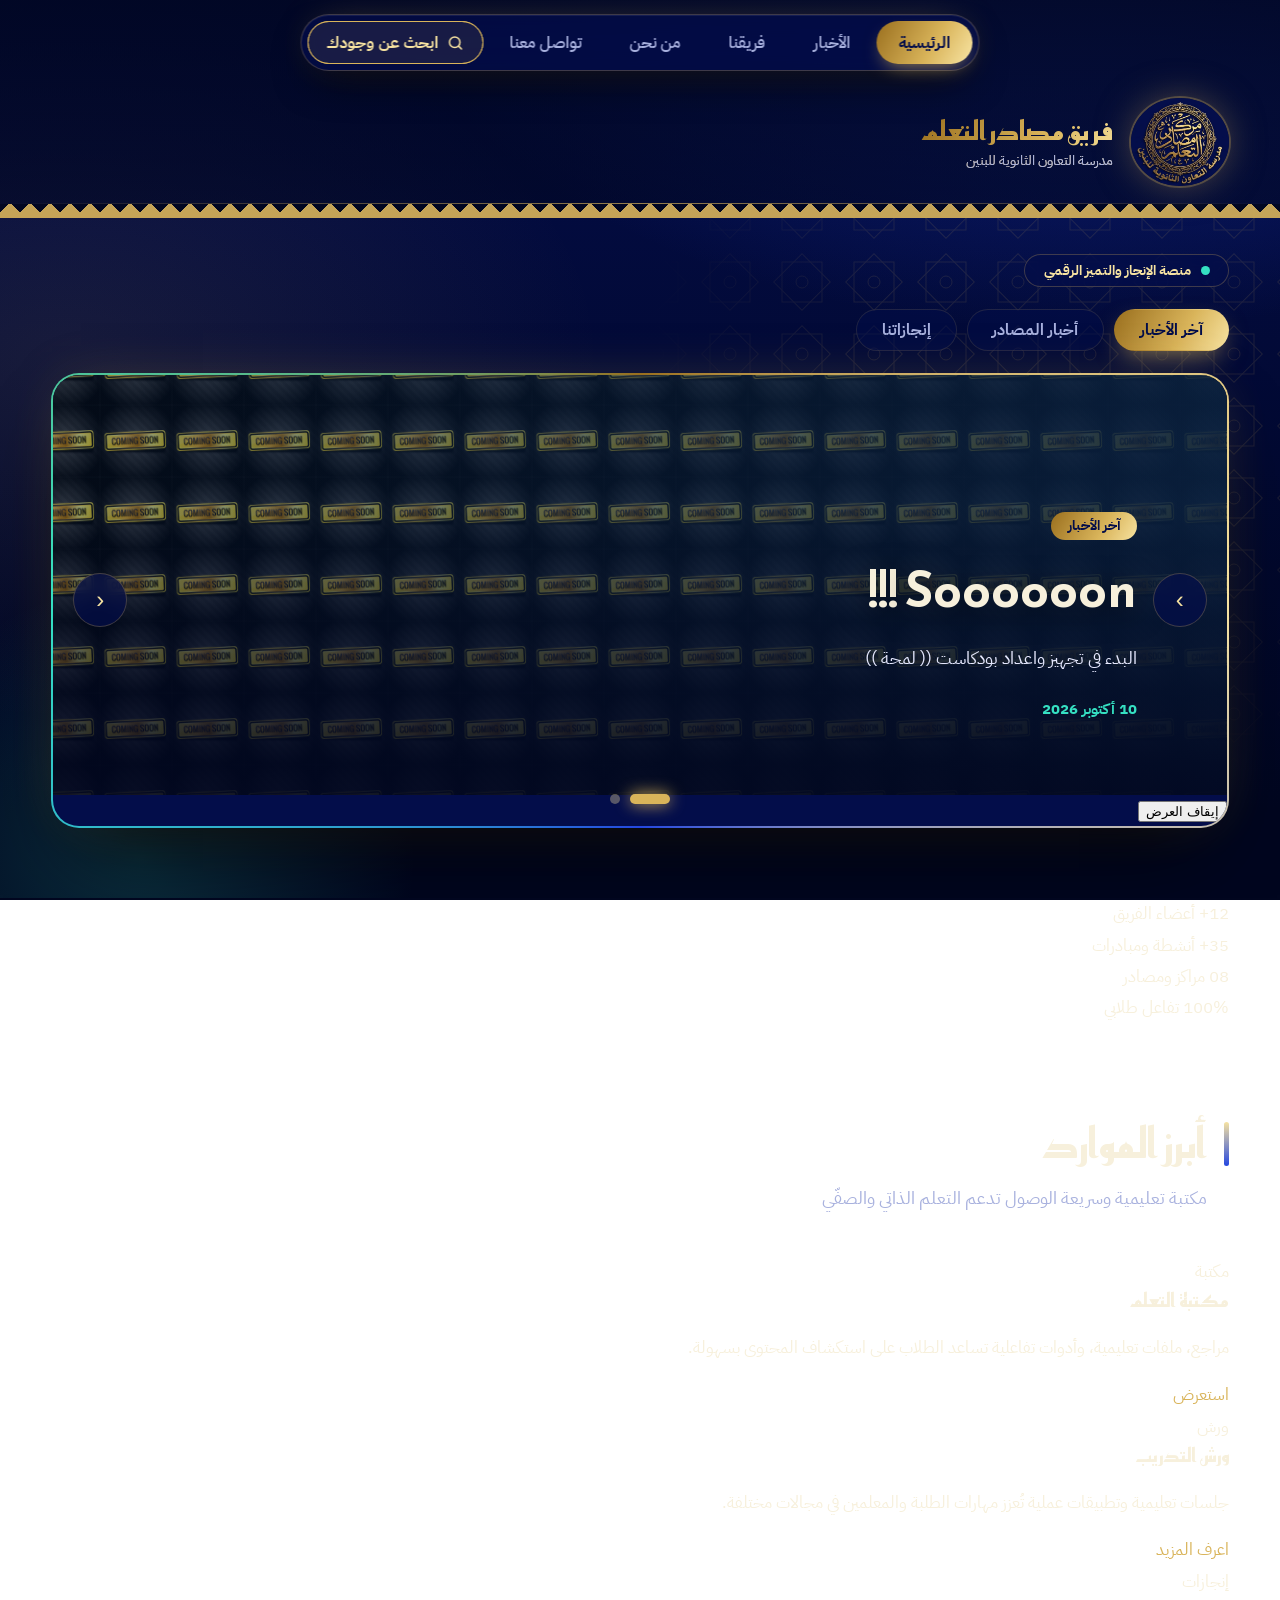
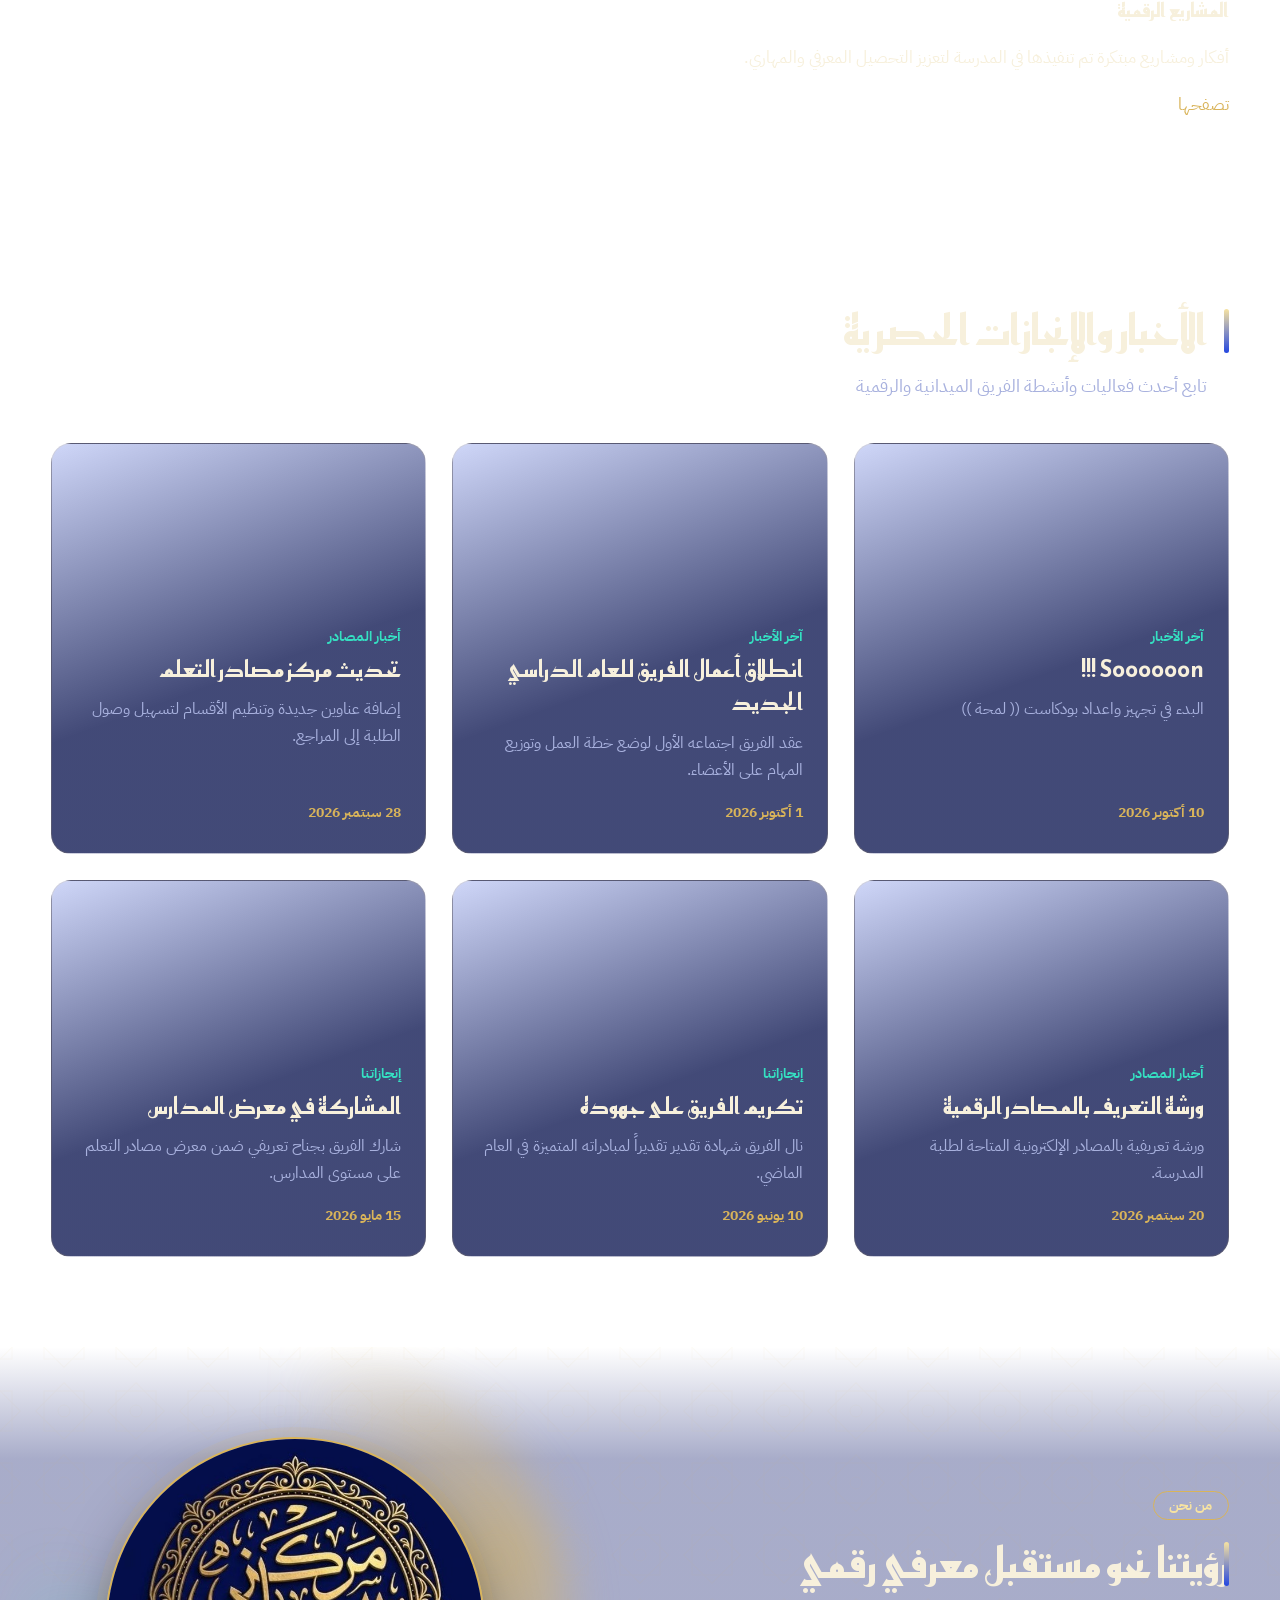
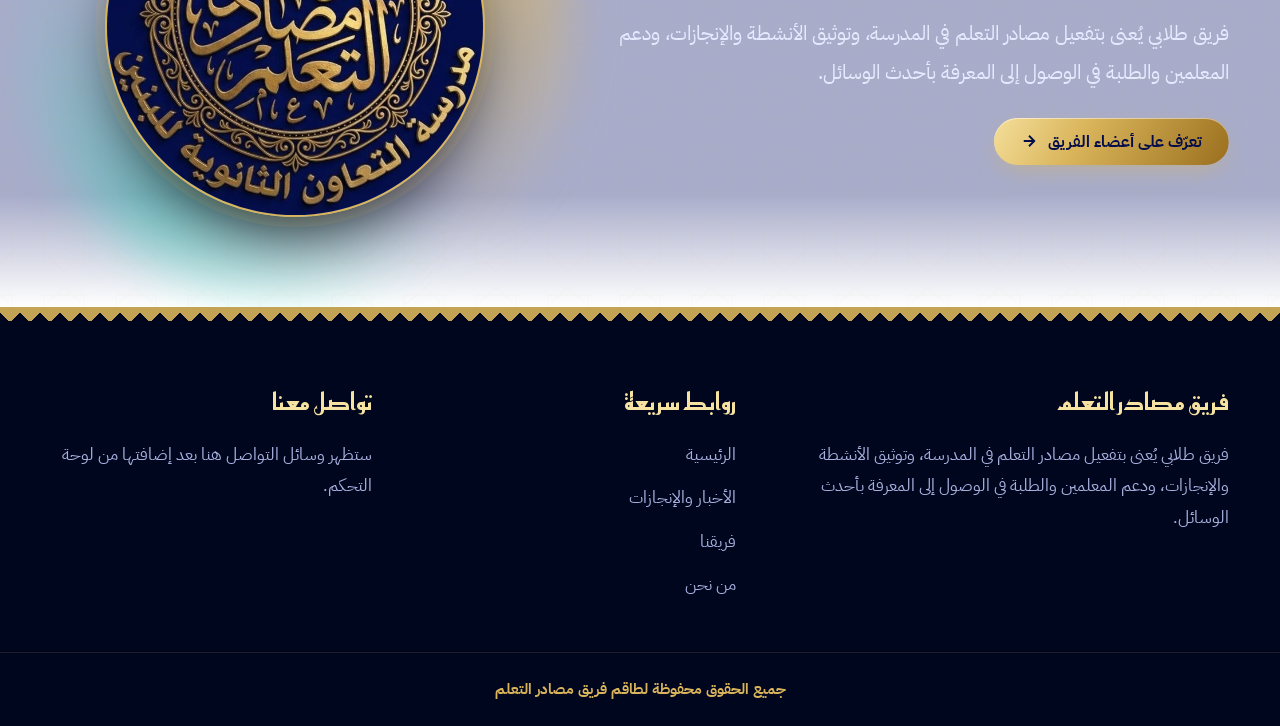
<file: index.html>
<!DOCTYPE html>
<html lang="ar" dir="rtl">
<head>
<meta charset="utf-8">
<meta name="viewport" content="width=device-width, initial-scale=1">
<meta name="description" content="الموقع الرسمي  - تصميم استثنائي وعصري">
<title>الرئيسية | فريق  </title>
<link rel="stylesheet" href="css/style.css">
</head>
<body>

<div id="site-header"></div>

<main>
  <!-- قسم الهيرو والسلايدر المتطور -->
  <section class="hero" aria-label="أبرز المستجدات">
    <div class="zig"></div>
    <div class="wrap">
      <div class="hero-top-badge">
        <span class="pulse-dot"></span> منصة الإنجاز والتميز الرقمي
      </div>
      <div class="tabs" id="tabs" role="tablist"></div>
      <div class="slider" id="slider" aria-roledescription="شرائح متحركة"></div>
    </div>
  </section>

  <section class="wrap stats-strip" aria-label="إحصاءات الفريق">
    <div class="stats-grid">
      <div class="stat-box">
        <span>12+</span>
        <label>أعضاء الفريق</label>
      </div>
      <div class="stat-box">
        <span>35+</span>
        <label>أنشطة ومبادرات</label>
      </div>
      <div class="stat-box">
        <span>08</span>
        <label>مراكز ومصادر</label>
      </div>
      <div class="stat-box">
        <span>100%</span>
        <label>تفاعل طلابي</label>
      </div>
    </div>
  </section>

  <section class="sec wrap" id="resources">
    <div class="section-header-flex">
      <h2 class="sec-title">أبرز الموارد</h2>
      <p class="sec-subtitle">مكتبة تعليمية وسريعة الوصول تدعم التعلم الذاتي والصفّي</p>
    </div>
    <div class="resource-grid">
      <article class="resource-card">
        <span class="resource-tag">مكتبة</span>
        <h3>مكتبة التعلم</h3>
        <p>مراجع، ملفات تعليمية، وأدوات تفاعلية تساعد الطلاب على استكشاف المحتوى بسهولة.</p>
        <a href="#about">استعرض</a>
      </article>
      <article class="resource-card">
        <span class="resource-tag">ورش</span>
        <h3>ورش التدريب</h3>
        <p>جلسات تعليمية وتطبيقات عملية تُعزز مهارات الطلبة والمعلمين في مجالات مختلفة.</p>
        <a href="#news">اعرف المزيد</a>
      </article>
      <article class="resource-card">
        <span class="resource-tag">إنجازات</span>
        <h3>المشاريع الرقمية</h3>
        <p>أفكار ومشاريع مبتكرة تم تنفيذها في المدرسة لتعزيز التحصيل المعرفي والمهاري.</p>
        <a href="#about">تصفحها</a>
      </article>
    </div>
  </section>

  <!-- قسم الأخبار والإنجازات -->
  <section class="sec wrap" id="news">
    <div class="section-header-flex">
      <h2 class="sec-title">الأخبار والإنجازات الحصرية</h2>
      <p class="sec-subtitle">تابع أحدث فعاليات وأنشطة الفريق الميدانية والرقمية</p>
    </div>
    <div class="grid" id="newsGrid"></div>
  </section>

  <!-- قسم من نحن بتصميم زجاجي فخم -->
  <section class="sec alt" id="about">
    <div class="wrap about">
      <div class="about-content">
        <span class="mini-badge">من نحن</span>
        <h2 class="sec-title" style="border:none; padding:0; margin-bottom:16px;">رؤيتنا نحو مستقبل معرفي رقمي</h2>
        <p id="aboutText"></p>
        <div class="about-actions">
          <a class="btn glow-btn" href="team.html">
            <span>تعرّف على أعضاء الفريق</span>
            <svg width="18" height="18" viewBox="0 0 24 24" fill="none" stroke="currentColor" stroke-width="2.5"><path d="M5 12h14M12 5l7 7-7 7"/></svg>
          </a>
        </div>
      </div>
      <div class="logo-box-glow">
        <div class="logo-box">
          <img src="assets/logo.jpg" alt="شعار مركز مصادر التعلم">
        </div>
      </div>
    </div>
  </section>
</main>

<div id="site-footer"></div>
<dialog id="dlg"></dialog>

<script src="data.js"></script>
<script src="js/common.js"></script>
<script src="js/index.js"></script>
</body>
</html>
</file>
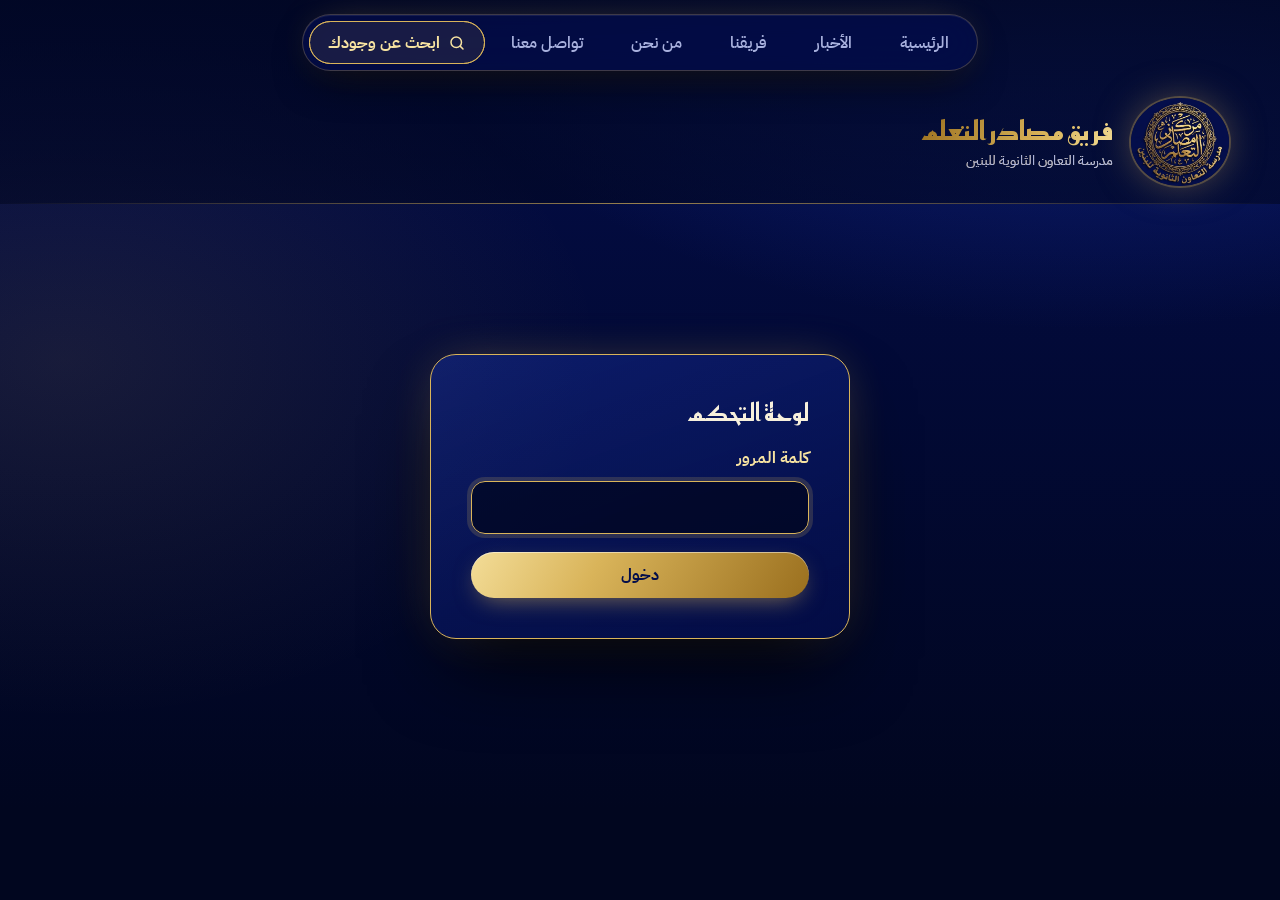
<file: admin.html>
<!DOCTYPE html>
<html lang="ar" dir="rtl">
<head>
<meta charset="utf-8">
<meta name="viewport" content="width=device-width, initial-scale=1">
<meta name="robots" content="noindex,nofollow">
<title>لوحة التحكم</title>
<link rel="stylesheet" href="css/style.css">
</head>
<body>
<div id="site-header"></div>
<main class="wrap adm" id="app"></main>
<dialog id="dlg"></dialog>
<script src="data.js"></script>
<script src="js/common.js"></script>
<script src="js/admin.js"></script>
</body>
</html>
</file>
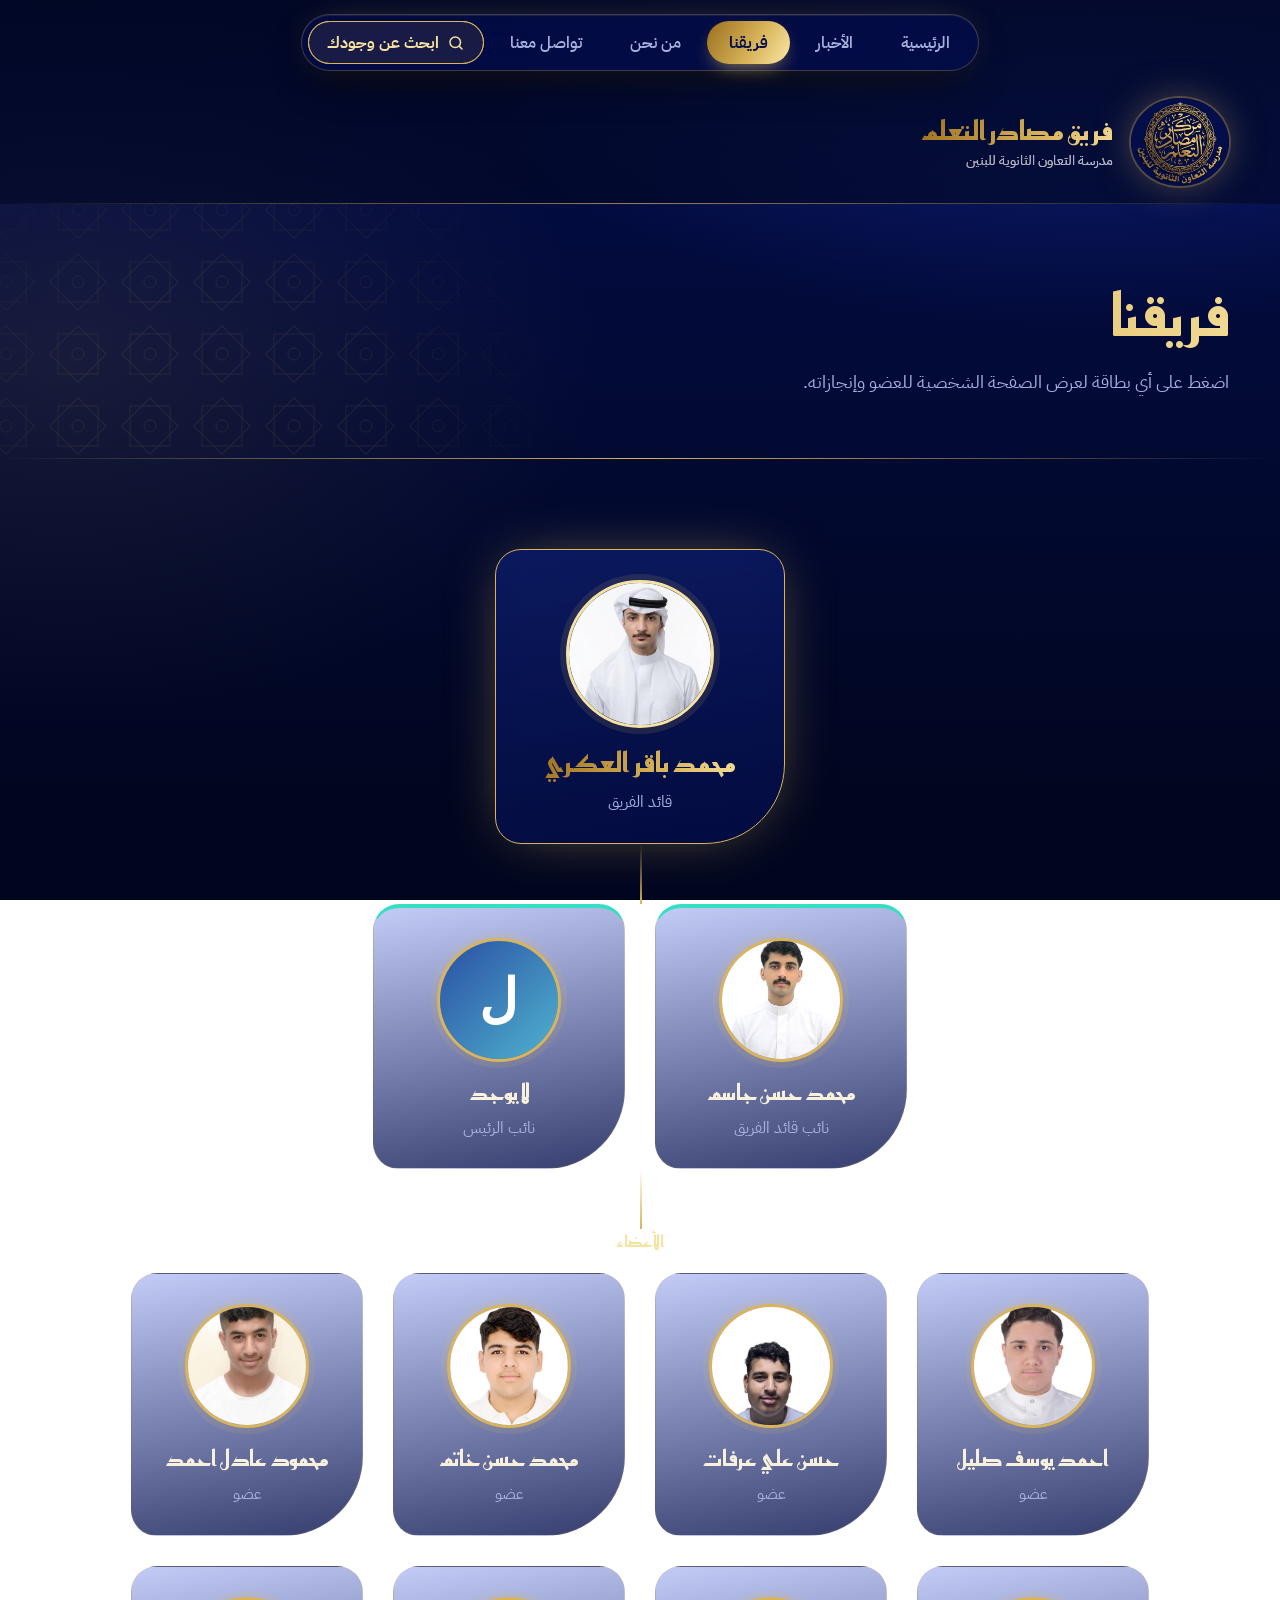
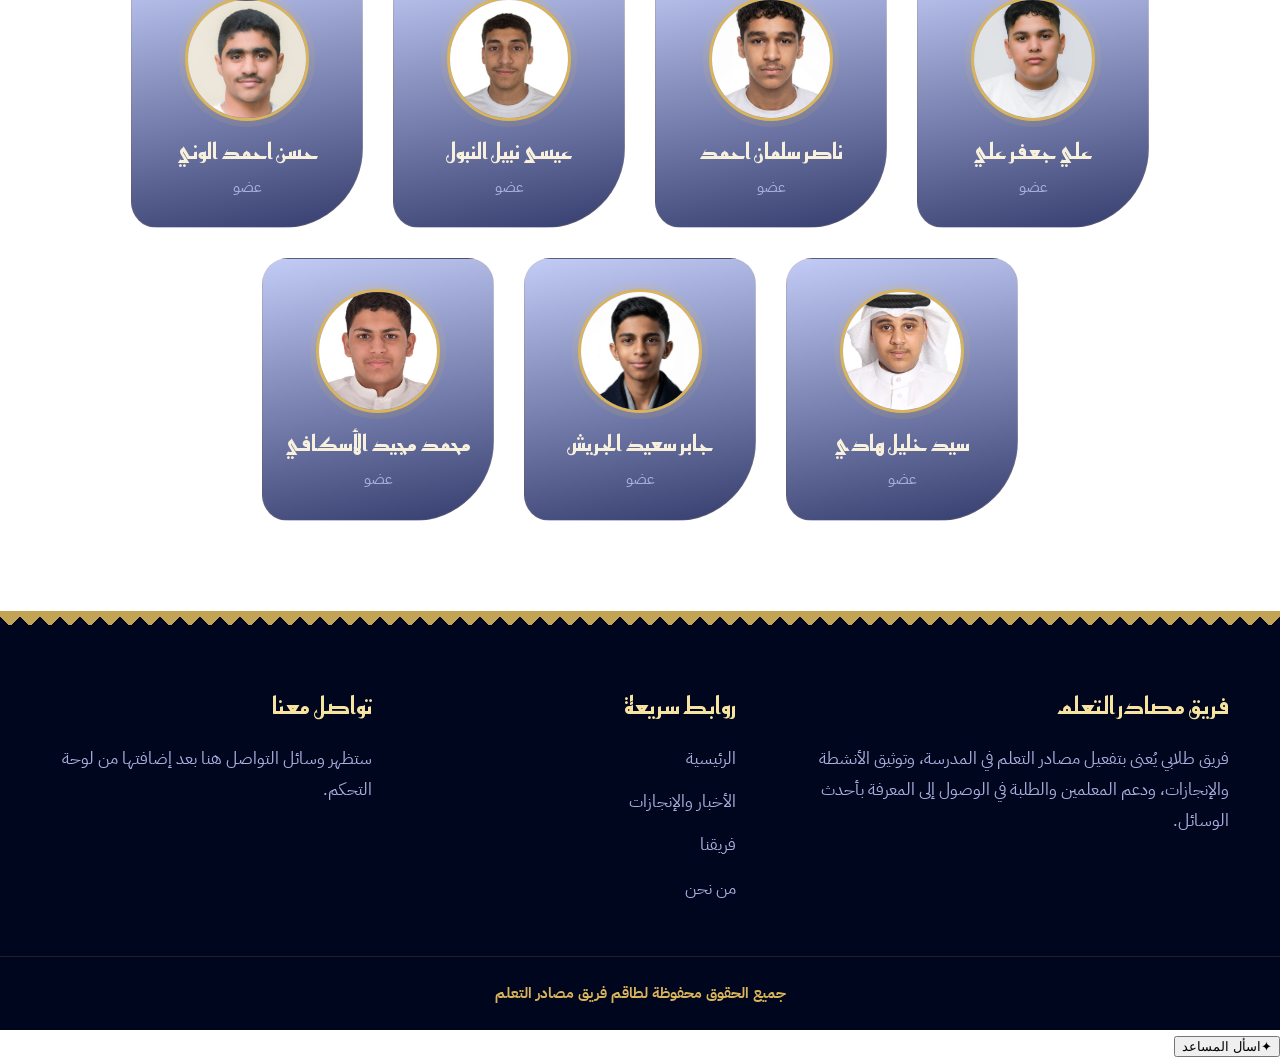
<file: team.html>
<!DOCTYPE html>
<html lang="ar" dir="rtl">
<head>
<meta charset="utf-8">
<meta name="viewport" content="width=device-width, initial-scale=1">
<title>فريقنا</title>
<link rel="stylesheet" href="css/style.css">
</head>
<body>
<div id="site-header"></div>
<main>
  <section class="page-title"><div class="wrap"><h1>فريقنا</h1><p>اضغط على أي بطاقة لعرض الصفحة الشخصية للعضو وإنجازاته.</p></div></section>
  <section class="sec wrap"><div class="tree" id="tree"></div></section>
</main>
<div id="site-footer"></div>
<script src="data.js"></script>
<script src="js/common.js"></script>
<script src="js/assistant.js"></script>
<script src="js/team.js"></script>
</body>
</html>
</file>
<file: css/style.css>
@import url('https://fonts.googleapis.com/css2?family=IBM+Plex+Sans+Arabic:wght@300;400;500;600;700&family=Reem+Kufi:wght@500;600;700&display=swap');

/* ============================================================
   الهوية: حبر ليلي أزرق + ذهب مطروق + لمسة فيروزية (قرميد إسلامي)
   ============================================================ */
@property --ang { syntax: '<angle>'; initial-value: 0deg; inherits: false; }

:root {
  --night: #030D4A;      /* لون خلفية الشعار نفسه */
  --abyss: #01061F;
  --deep: #061266;
  --lapis: #2447E0;
  --azure: #5B8CFF;
  --gold: #D9B45A;
  --gold-hi: #F7E3A1;
  --gold-lo: #9A6F1E;
  --turq: #35E0C2;
  --ivory: #F7F0DC;
  --muted: #A8B1DE;
  --line: rgba(217, 180, 90, .28);
  --line-soft: rgba(217, 180, 90, .14);
  --glass: rgba(6, 18, 102, .55);
  --r: 20px;
  --ease: cubic-bezier(.22, 1, .36, 1);
  --t: .5s var(--ease);
  --gold-grad: linear-gradient(120deg, var(--gold-lo), var(--gold) 30%, var(--gold-hi) 50%, var(--gold) 70%, var(--gold-lo));
  --star: url("data:image/svg+xml,%3Csvg xmlns='http://www.w3.org/2000/svg' width='72' height='72' viewBox='0 0 72 72' fill='none' stroke='%23D9B45A' stroke-width='1'%3E%3Crect x='16' y='16' width='40' height='40'/%3E%3Crect x='16' y='16' width='40' height='40' transform='rotate(45 36 36)'/%3E%3Ccircle cx='36' cy='36' r='6'/%3E%3C/svg%3E");
}

/* ============ انتقالات الصفحات (قوية) ============
   الصفحة القديمة تنكمش وتدور وتنطفئ، وتحتها خلفية ذهبية-زرقاء،
   والصفحة الجديدة تنفتح كدائرة تتسع من أسفل الشاشة */
@view-transition { navigation: auto; }

::view-transition { background: radial-gradient(circle at 50% 100%, var(--gold-hi), var(--gold) 25%, var(--lapis) 60%, var(--abyss)); }
::view-transition-group(root) { animation-duration: 1s; animation-timing-function: cubic-bezier(.76, 0, .24, 1); }
::view-transition-old(root) { animation: 1s cubic-bezier(.76, 0, .24, 1) both vtOut; mix-blend-mode: normal; }
::view-transition-new(root) { animation: 1s cubic-bezier(.76, 0, .24, 1) both vtIn; mix-blend-mode: normal; }

@keyframes vtOut {
  0%   { transform: none; filter: none; border-radius: 0; }
  100% { transform: scale(.72) translateY(-6%) rotate(-3deg); filter: blur(10px) brightness(.35) saturate(1.4); border-radius: 40px; }
}
@keyframes vtIn {
  0%   { clip-path: circle(0% at 50% 100%); transform: scale(1.12); filter: blur(12px) brightness(1.6); }
  60%  { filter: blur(0) brightness(1.15); }
  100% { clip-path: circle(150% at 50% 100%); transform: none; filter: none; }
}

/* القائمة تبقى ثابتة أثناء الانتقال */
.nav { view-transition-name: site-nav; }
::view-transition-group(site-nav) { animation-duration: .6s; }
::view-transition-old(site-nav), ::view-transition-new(site-nav) { animation-duration: .6s; }

*, *::before, *::after { box-sizing: border-box; }

html { scroll-behavior: smooth; scroll-padding-top: 90px; }

body {
  margin: 0;
  font-family: 'IBM Plex Sans Arabic', sans-serif;
  color: var(--ivory);
  background:
    radial-gradient(1200px 700px at 85% -10%, rgba(36, 71, 224, .45), transparent 60%),
    radial-gradient(900px 600px at 5% 40%, rgba(217, 180, 90, .10), transparent 60%),
    linear-gradient(180deg, var(--night), var(--abyss) 90%);
  background-attachment: fixed;
  line-height: 1.9;
  font-size: 16.5px;
  -webkit-font-smoothing: antialiased;
  min-height: 100vh;
  overflow-x: hidden;
}

/* شريط تقدّم التمرير الذهبي */
body::before {
  content: "";
  position: fixed; top: 0; inset-inline: 0; height: 3px;
  background: var(--gold-grad); background-size: 200% 100%;
  transform-origin: right; transform: scaleX(0);
  z-index: 300; pointer-events: none;
}
@supports (animation-timeline: scroll()) {
  body::before { animation: prog linear both, shimmer 4s linear infinite; animation-timeline: scroll(root), auto; }
}
@keyframes prog { to { transform: scaleX(1); } }
@keyframes shimmer { to { background-position: -200% 0; } }

h1, h2, h3, h4 {
  font-family: 'Reem Kufi', 'IBM Plex Sans Arabic', sans-serif;
  color: var(--ivory);
  line-height: 1.45;
  margin: 0 0 .5em;
  font-weight: 700;
}

a { color: var(--gold); text-decoration: none; transition: color .3s, transform .3s var(--ease); }
img { max-width: 100%; display: block; }

.wrap { width: min(1200px, 92%); margin-inline: auto; }

:focus-visible { outline: 3px solid var(--turq); outline-offset: 3px; border-radius: 6px; }

::selection { background: var(--gold); color: var(--night); }

/* ---------- الأزرار ---------- */
.btn {
  position: relative; overflow: hidden;
  display: inline-flex; align-items: center; justify-content: center; gap: 10px;
  border: 0; cursor: pointer;
  font: 700 15.5px 'IBM Plex Sans Arabic', sans-serif;
  padding: .75em 1.7em;
  border-radius: 999px;
  background: var(--gold-grad); background-size: 220% 100%; background-position: 100% 0;
  color: var(--night);
  box-shadow: 0 8px 24px -8px rgba(217, 180, 90, .6), inset 0 1px 0 rgba(255, 255, 255, .5);
  transition: background-position .8s var(--ease), transform .4s var(--ease), box-shadow .4s;
}
.btn::after {
  content: ""; position: absolute; inset: 0;
  background: linear-gradient(110deg, transparent 35%, rgba(255, 255, 255, .55) 50%, transparent 65%);
  transform: translateX(120%);
}
.btn:hover { background-position: 0 0; transform: translateY(-3px); box-shadow: 0 14px 30px -8px rgba(217, 180, 90, .8), inset 0 1px 0 rgba(255, 255, 255, .5); }
.btn:hover::after { transform: translateX(-120%); transition: transform .9s var(--ease); }
.btn:active { transform: translateY(0) scale(.97); }

.btn.ghost {
  background: rgba(3, 13, 74, .6); color: var(--gold-hi);
  border: 1.5px solid var(--line); box-shadow: none;
  backdrop-filter: blur(8px);
}
.btn.ghost:hover { border-color: var(--gold); background: rgba(217, 180, 90, .14); color: #fff; }

.btn.danger { background: linear-gradient(135deg, #D63A5A, #7C1230); color: #fff; box-shadow: 0 8px 22px -8px rgba(214, 58, 90, .6); }
.btn.sm { font-size: 13.5px; padding: .45em 1.15em; }

.glow-btn { animation: breathe 3.2s ease-in-out infinite; }
@keyframes breathe { 50% { box-shadow: 0 0 0 10px rgba(217, 180, 90, 0), 0 14px 34px -6px rgba(217, 180, 90, .85); } }

/* ---------- الترويسة ---------- */
header {
  background: linear-gradient(180deg, rgba(1, 6, 31, .85), rgba(1, 6, 31, .55));
  position: relative; z-index: 100;
  padding-top: 84px;               /* مساحة للقائمة العائمة */
}
header::after {
  content: ""; position: absolute; inset-inline: 0; bottom: 0; height: 1px;
  background: linear-gradient(90deg, transparent, var(--gold), transparent);
  opacity: .7;
}
.brandrow { display: flex; align-items: center; justify-content: space-between; gap: 16px; padding: 14px 0 18px; }

.brand-team { display: flex; align-items: center; gap: 18px; color: var(--ivory); }
.brand-team img {
  height: 88px; width: auto;
  border-radius: 50%;
  box-shadow: 0 0 0 2px var(--line), 0 0 40px -6px rgba(217, 180, 90, .5);
  transition: transform 1.2s var(--ease), box-shadow .6s;
  animation: logoIn 1.4s var(--ease) both;
}
.brand-team:hover img { transform: rotate(8deg) scale(1.06); box-shadow: 0 0 0 2px var(--gold), 0 0 50px -4px rgba(217, 180, 90, .8); }
@keyframes logoIn { from { opacity: 0; transform: scale(.6) rotate(-40deg); filter: blur(8px); } }

.brand-team span {
  font: 700 26px 'Reem Kufi', sans-serif; line-height: 1.35;
  background: var(--gold-grad); background-size: 220% 100%;
  -webkit-background-clip: text; background-clip: text; -webkit-text-fill-color: transparent;
  animation: shimmer 6s linear infinite;
}
.brand-team small { display: block; font: 400 14px 'IBM Plex Sans Arabic'; color: var(--muted); -webkit-text-fill-color: var(--muted); margin-top: 2px; }

/* ===== القائمة: كبسولة عائمة ثابتة أعلى الشاشة (كمبيوتر) ===== */
.nav {
  position: fixed; top: 14px; left: 50%; transform: translateX(-50%);
  z-index: 200;
  width: max-content; max-width: 96vw;
  background: rgba(3, 13, 74, .72);
  backdrop-filter: blur(22px) saturate(1.4);
  -webkit-backdrop-filter: blur(22px) saturate(1.4);
  border: 1px solid var(--line);
  border-radius: 999px;
  box-shadow: 0 18px 40px -14px rgba(0, 0, 0, .85), 0 0 40px -16px rgba(217, 180, 90, .45), inset 0 1px 0 rgba(255, 255, 255, .08);
}

.nav .wrap { width: auto; margin: 0; }
.navin { display: flex; align-items: center; justify-content: center; padding: 6px; }
.nav ul { list-style: none; display: flex; gap: 4px; margin: 0; padding: 0; }
.nav a {
  position: relative; display: flex; align-items: center; justify-content: center;
  color: var(--muted);
  font: 600 15.5px 'IBM Plex Sans Arabic';
  padding: 10px 22px; border-radius: 999px; white-space: nowrap;
  transition: color .35s, background .45s var(--ease), transform .45s var(--ease);
}
.nav a::before { content: none; }
.nav a:hover { color: var(--gold-hi); background: rgba(217, 180, 90, .13); transform: translateY(-1px); }
.nav a.on { color: var(--night); background: var(--gold-grad); background-size: 220% 100%; font-weight: 700; box-shadow: 0 8px 20px -8px rgba(217, 180, 90, .8); }

.burger { display: none; }

/* ---------- الحافة الزخرفية ---------- */
.zig {
  height: 14px;
  background-color: var(--gold);
  background-image: linear-gradient(135deg, var(--abyss) 25%, transparent 25%), linear-gradient(225deg, var(--abyss) 25%, transparent 25%);
  background-size: 20px 14px;
  opacity: .9;
}

/* ---------- الهيرو ---------- */
.hero { position: relative; overflow: hidden; padding-bottom: 70px; isolation: isolate; }

/* نجمة زخرفية دوّارة خلف المحتوى */
.hero::before {
  content: ""; position: absolute; z-index: -1;
  width: 900px; height: 900px; inset-block-start: -300px; inset-inline-start: -260px;
  background: var(--star) center / 72px;
  opacity: .12;
  -webkit-mask: radial-gradient(circle, #000 0 35%, transparent 70%);
          mask: radial-gradient(circle, #000 0 35%, transparent 70%);
  animation: spin 160s linear infinite;
}
.hero::after {
  content: ""; position: absolute; z-index: -1;
  width: 600px; height: 600px; inset-block-end: -260px; inset-inline-end: -160px; border-radius: 50%;
  background: radial-gradient(circle, rgba(53, 224, 194, .18), transparent 65%);
  animation: float 9s ease-in-out infinite;
}
@keyframes spin { to { transform: rotate(360deg); } }
@keyframes float { 50% { transform: translate(-30px, -40px) scale(1.12); } }

.hero-top-badge {
  display: inline-flex; align-items: center; gap: 10px;
  margin-top: 36px;
  padding: .35em 1.3em;
  border: 1px solid var(--line); border-radius: 999px;
  background: rgba(3, 13, 74, .6); backdrop-filter: blur(8px);
  color: var(--gold-hi); font: 700 14px 'IBM Plex Sans Arabic';
  animation: rise 1s var(--ease) both;
}
.pulse-dot { width: 9px; height: 9px; border-radius: 50%; background: var(--turq); box-shadow: 0 0 0 0 rgba(53, 224, 194, .7); animation: ping 2s infinite; }
@keyframes ping { 70% { box-shadow: 0 0 0 12px rgba(53, 224, 194, 0); } 100% { box-shadow: 0 0 0 0 rgba(53, 224, 194, 0); } }
@keyframes rise { from { opacity: 0; transform: translateY(26px); } }

.tabs { display: flex; gap: 10px; flex-wrap: wrap; padding: 22px 0 22px; animation: rise 1s .15s var(--ease) both; }
.tabs button {
  font: 700 15.5px 'IBM Plex Sans Arabic'; cursor: pointer;
  border: 1px solid var(--line-soft);
  background: rgba(3, 13, 74, .55); backdrop-filter: blur(8px);
  color: var(--muted);
  padding: .55em 1.6em; border-radius: 999px;
  transition: all .45s var(--ease);
}
.tabs button:hover { color: var(--gold-hi); border-color: var(--gold); transform: translateY(-2px); }
.tabs button[aria-selected=true] {
  background: var(--gold-grad); background-size: 220% 100%;
  color: var(--night); border-color: transparent;
  box-shadow: 0 10px 26px -8px rgba(217, 180, 90, .7);
}

/* إطار السلايدر بحدّ ذهبي يدور */
.slider {
  position: relative; border-radius: 28px; overflow: hidden;
  min-height: 420px;
  border: 2px solid transparent;
  background:
    linear-gradient(var(--night), var(--night)) padding-box,
    conic-gradient(from var(--ang), var(--gold-lo), var(--gold-hi), var(--lapis), var(--turq), var(--gold-lo)) border-box;
  box-shadow: 0 40px 80px -30px rgba(0, 0, 0, .9), 0 0 60px -20px rgba(217, 180, 90, .35);
  animation: spinBorder 8s linear infinite, rise 1.2s .3s var(--ease) both;
}
@keyframes spinBorder { to { --ang: 360deg; } }

.slide {
  position: absolute; inset: 0;
  display: flex; align-items: flex-end;
  padding: 56px 90px 70px;
  background-color: var(--night);
  background-image: radial-gradient(700px 400px at 20% 20%, rgba(36, 71, 224, .55), transparent 70%), var(--star);
  background-size: auto, 72px;
  background-position: center;
  opacity: 0; visibility: hidden;
  transition: opacity .8s var(--ease);
}
.slide::after {
  content: ""; position: absolute; inset: 0; z-index: 1;
  background: linear-gradient(0deg, rgba(1, 6, 31, .88), rgba(1, 6, 31, .15) 70%);
}
.slide.active { opacity: 1; visibility: visible; position: relative; min-height: 420px; }
.slide.active { animation: kenburns 14s ease-out both; }
@keyframes kenburns { from { background-size: auto, 90px; } to { background-size: auto, 72px; } }

.slide .txt { max-width: 720px; position: relative; z-index: 2; }
.slide .txt > * { animation: rise .9s var(--ease) both; }
.slide .txt > :nth-child(2) { animation-delay: .12s; }
.slide .txt > :nth-child(3) { animation-delay: .24s; }
.slide .txt > :nth-child(4) { animation-delay: .36s; }

.slide .tag {
  display: inline-block; margin-bottom: 14px;
  background: var(--gold-grad); background-size: 220% 100%; animation: rise .9s var(--ease) both, shimmer 5s linear infinite;
  color: var(--night); font: 800 13.5px 'IBM Plex Sans Arabic';
  padding: .25em 1.2em; border-radius: 999px;
}
.slide h2 { font-size: clamp(30px, 4.4vw, 50px); margin-bottom: .3em; text-shadow: 0 4px 30px rgba(0, 0, 0, .6); }
.slide p { margin: 0 0 1em; color: #E6E9FF; font-size: 18px; }
.slide time { font-size: 14.5px; color: var(--turq); font-weight: 700; }

.arrow {
  position: absolute; top: 50%; transform: translateY(-50%);
  width: 54px; height: 54px; border-radius: 50%;
  border: 1px solid var(--line); background: rgba(3, 13, 74, .7);
  color: var(--gold-hi); font-size: 24px; cursor: pointer; z-index: 3;
  display: grid; place-items: center; backdrop-filter: blur(10px);
  transition: all .45s var(--ease);
}
.arrow:hover { background: var(--gold); color: var(--night); transform: translateY(-50%) scale(1.14); box-shadow: 0 0 30px rgba(217, 180, 90, .6); }
.arrow.prev { right: 20px; }
.arrow.next { left: 20px; }

.dots { position: absolute; bottom: 22px; inset-inline: 0; display: flex; gap: 10px; justify-content: center; z-index: 3; }
.dots button { width: 10px; height: 10px; border-radius: 99px; border: 0; background: rgba(247, 227, 161, .35); cursor: pointer; padding: 0; transition: all .6s var(--ease); }
.dots button:hover { background: var(--gold-hi); }
.dots button[aria-current=true] { background: var(--gold); width: 40px; box-shadow: 0 0 16px var(--gold); }

.empty { color: var(--muted); padding: 100px 30px; text-align: center; font-size: 18px; }

/* ---------- الأقسام ---------- */
.sec { padding: 90px 0; position: relative; }
.sec.alt {
  background:
    linear-gradient(180deg, transparent, rgba(6, 18, 102, .35) 20%, rgba(6, 18, 102, .35) 80%, transparent);
  overflow: hidden;
}
.sec.alt::before {
  content: ""; position: absolute; inset: 0; background: var(--star) center / 72px; opacity: .05; pointer-events: none;
}

.section-header-flex { margin-bottom: 40px; }
.sec-title {
  font-size: clamp(30px, 4vw, 42px); margin-bottom: 8px;
  padding-inline-start: 22px; position: relative;
}
.sec-title::before {
  content: ""; position: absolute; inset-inline-start: 0; top: 14%; bottom: 14%; width: 5px; border-radius: 9px;
  background: linear-gradient(180deg, var(--gold-hi), var(--lapis));
}
.sec-subtitle { color: var(--muted); margin: 0; padding-inline-start: 22px; font-size: 17.5px; }

.mini-badge {
  display: inline-block; margin-bottom: 14px; padding: .2em 1.1em;
  border: 1px solid var(--gold); border-radius: 999px;
  color: var(--gold-hi); font: 700 14px 'IBM Plex Sans Arabic';
}

/* ---------- شبكة الأخبار ---------- */
.grid { display: grid; grid-template-columns: repeat(auto-fill, minmax(300px, 1fr)); gap: 26px; }

.ncard {
  position: relative; text-align: start; padding: 0; font: inherit; color: inherit; cursor: pointer;
  display: flex; flex-direction: column; overflow: hidden;
  border: 1px solid var(--line-soft); border-radius: var(--r);
  background: linear-gradient(160deg, rgba(36, 71, 224, .22), rgba(3, 13, 74, .75) 55%);
  backdrop-filter: blur(10px);
  transition: transform .6s var(--ease), border-color .4s, box-shadow .6s var(--ease);
}
.ncard::before {
  content: ""; position: absolute; inset-inline: 0; top: 0; height: 3px;
  background: var(--gold-grad); transform: scaleX(0); transform-origin: right;
  transition: transform .7s var(--ease);
}
.ncard:hover { transform: translateY(-10px) rotate(-.4deg); border-color: var(--gold); box-shadow: 0 30px 50px -22px rgba(0, 0, 0, .9), 0 0 40px -14px rgba(217, 180, 90, .5); }
.ncard:hover::before { transform: scaleX(1); }

.ncard .pic { height: 160px; background-color: var(--deep); background-image: var(--star), linear-gradient(135deg, var(--lapis), var(--night)); background-size: 72px, cover; background-position: center; transition: transform 1.2s var(--ease); }
.ncard:hover .pic { background-size: 90px, cover; }
.ncard .body { padding: 22px 24px 26px; display: flex; flex-direction: column; flex: 1; }
.ncard .cat { font: 700 13.5px 'IBM Plex Sans Arabic'; color: var(--turq); margin-bottom: 6px; }
.ncard h3 { font-size: 23px; margin: 0 0 10px; }
.ncard p { margin: 0 0 16px; color: var(--muted); font-size: 16px; display: -webkit-box; -webkit-line-clamp: 2; -webkit-box-orient: vertical; overflow: hidden; line-height: 1.7; }
.ncard time { font-size: 14px; color: var(--gold); margin-top: auto; font-weight: 700; }

/* ظهور البطاقات عند وصولها للشاشة */
@supports (animation-timeline: view()) {
  .ncard, .mcard, .about-content, .logo-box-glow, .sec-title, .gallery button, .chips span {
    animation: reveal linear both; animation-timeline: view(); animation-range: entry 0% entry 55%;
  }
}
@keyframes reveal { from { opacity: 0; transform: translateY(60px) scale(.94); filter: blur(6px); } }

/* ---------- من نحن ---------- */
.about { display: grid; grid-template-columns: 1.3fr 1fr; gap: 56px; align-items: center; }
.about p { font-size: 19.5px; color: #E6E9FF; line-height: 2; margin-bottom: 26px; }
.about-actions { display: flex; gap: 14px; flex-wrap: wrap; }

.logo-box-glow { position: relative; display: grid; place-items: center; }
.logo-box-glow::before {
  content: ""; position: absolute; width: 112%; aspect-ratio: 1; border-radius: 50%;
  background: conic-gradient(from var(--ang), transparent, rgba(217, 180, 90, .55), transparent 40%, rgba(53, 224, 194, .4), transparent 80%);
  filter: blur(24px); animation: spinBorder 9s linear infinite;
}
.logo-box { position: relative; width: min(100%, 380px); }
.logo-box img {
  width: 100%; aspect-ratio: 1; object-fit: cover; border-radius: 50%;
  border: 2px solid var(--gold);
  box-shadow: 0 0 0 10px rgba(217, 180, 90, .1), 0 30px 70px -20px rgba(0, 0, 0, .9);
  transition: transform 1.4s var(--ease);
}
.logo-box:hover img { transform: rotate(6deg) scale(1.04); }

/* ---------- النوافذ المنبثقة ---------- */
dialog {
  border: 1px solid var(--gold); border-radius: 26px; padding: 0;
  max-width: min(740px, 94vw); width: 100%;
  background: linear-gradient(160deg, #0A1A8A, var(--night) 60%);
  color: var(--ivory);
  box-shadow: 0 40px 90px rgba(0, 0, 0, .85), 0 0 50px -10px rgba(217, 180, 90, .4);
}
dialog[open] { animation: modalPop .6s var(--ease); }
dialog[open]::backdrop { animation: fade .5s ease; }
@keyframes modalPop { from { opacity: 0; transform: translateY(40px) scale(.9) rotateX(12deg); } }
@keyframes fade { from { opacity: 0; } }
dialog::backdrop { background: rgba(1, 6, 31, .82); backdrop-filter: blur(10px); }
.dlg-in { padding: 36px; }
.dlg-in .pic { height: 250px; border-radius: 16px; background: linear-gradient(135deg, var(--lapis), var(--night)); background-size: cover; background-position: center; margin-bottom: 24px; border: 1px solid var(--line); }

/* ---------- فريقنا ---------- */
.page-title { position: relative; overflow: hidden; padding: 70px 0 60px; isolation: isolate; }
.page-title::before {
  content: ""; position: absolute; z-index: -1; inset: -50% auto auto -10%; width: 700px; height: 700px;
  background: var(--star) center / 72px; opacity: .1;
  -webkit-mask: radial-gradient(circle, #000 0 30%, transparent 70%); mask: radial-gradient(circle, #000 0 30%, transparent 70%);
  animation: spin 140s linear infinite;
}
.page-title::after { content: ""; position: absolute; inset-inline: 0; bottom: 0; height: 1px; background: linear-gradient(90deg, transparent, var(--gold), transparent); }
.page-title h1 {
  font-size: clamp(38px, 5vw, 58px); margin: 0;
  background: var(--gold-grad); background-size: 220% 100%;
  -webkit-background-clip: text; background-clip: text; -webkit-text-fill-color: transparent;
  animation: shimmer 6s linear infinite, rise 1s var(--ease) both;
}
.page-title p { margin: .4em 0 0; color: var(--muted); font-size: 18px; animation: rise 1s .15s var(--ease) both; }

.tree { display: flex; flex-direction: column; }
.level { display: flex; justify-content: center; flex-wrap: wrap; gap: 30px; position: relative; padding-top: 60px; }
.level:first-child { padding-top: 0; }
.level:not(:first-child)::before {
  content: ""; position: absolute; top: 0; left: 50%; width: 2px; height: 60px;
  background: linear-gradient(180deg, transparent, var(--gold));
}
.level-label { width: 100%; text-align: center; font: 700 16px 'Reem Kufi'; color: var(--gold-hi); margin-bottom: -10px; }

.mcard {
  position: relative; display: flex; flex-direction: column; align-items: center; text-align: center;
  width: 232px; padding: 30px 18px 26px;
  background: linear-gradient(170deg, rgba(36, 71, 224, .28), rgba(3, 13, 74, .8));
  border: 1px solid var(--line-soft); border-radius: 26px 26px 80px 26px;
  color: var(--ivory); backdrop-filter: blur(10px);
  transition: transform .6s var(--ease), border-color .4s, box-shadow .6s var(--ease), border-radius .6s var(--ease);
}
.mcard:hover { border-color: var(--gold); transform: translateY(-12px); border-radius: 26px; box-shadow: 0 30px 50px -22px rgba(0, 0, 0, .9), 0 0 40px -12px rgba(217, 180, 90, .55); }
.mcard img {
  width: 124px; height: 124px; border-radius: 50%; object-fit: cover; margin-bottom: 14px;
  border: 3px solid var(--gold); outline: 6px solid rgba(217, 180, 90, .12);
  transition: transform .8s var(--ease), outline-width .5s var(--ease);
}
.mcard:hover img { transform: scale(1.08) rotate(-4deg); outline-width: 12px; }
.mcard b { font: 700 22px 'Reem Kufi'; margin-bottom: 4px; }
.mcard span { color: var(--muted); font-size: 15.5px; }

.mcard.leader { width: 290px; border: 1.5px solid var(--gold); box-shadow: 0 0 60px -18px rgba(217, 180, 90, .6); }
.mcard.leader img { width: 148px; height: 148px; border-color: var(--gold-hi); }
.mcard.leader b { font-size: 27px; background: var(--gold-grad); background-size: 220% 100%; -webkit-background-clip: text; background-clip: text; -webkit-text-fill-color: transparent; animation: shimmer 5s linear infinite; }
.mcard.head, .mcard.deputy { width: 252px; border-top: 4px solid var(--turq); }

/* ---------- صفحة العضو ---------- */
.profile { display: grid; grid-template-columns: 1fr 380px; gap: 46px; padding: 64px 0 90px; align-items: start; }
.p-head { display: flex; gap: 32px; align-items: center; margin-bottom: 36px; animation: rise 1s var(--ease) both; }
.p-head img { width: 176px; height: 176px; border-radius: 50%; object-fit: cover; border: 4px solid var(--gold); outline: 10px solid rgba(217, 180, 90, .12); box-shadow: 0 0 50px -8px rgba(217, 180, 90, .5); }
.p-head h1 { font-size: clamp(32px, 4vw, 44px); margin: 0 0 10px; }
.profile h2 { font-size: 28px; margin-top: 1.2em; }

.badge { display: inline-block; background: var(--gold-grad); background-size: 220% 100%; animation: shimmer 5s linear infinite; color: var(--night); font: 800 14.5px 'IBM Plex Sans Arabic'; padding: .25em 1.4em; border-radius: 999px; }

.chips { display: flex; flex-wrap: wrap; gap: 12px; margin-bottom: 36px; }
.chips span { background: rgba(3, 13, 74, .7); border: 1px solid var(--line); color: var(--gold-hi); font-weight: 700; padding: .4em 1.2em; border-radius: 999px; font-size: 15.5px; transition: all .4s var(--ease); }
.chips span:hover { background: var(--gold); color: var(--night); transform: translateY(-3px) rotate(-2deg); }

.gallery { display: grid; grid-template-columns: repeat(auto-fill, minmax(200px, 1fr)); gap: 18px; }
.gallery button { padding: 0; border: 1px solid var(--line-soft); background: rgba(3, 13, 74, .7); cursor: zoom-in; text-align: start; color: inherit; border-radius: 16px; overflow: hidden; transition: all .6s var(--ease); }
.gallery button:hover { transform: translateY(-8px) scale(1.02); border-color: var(--gold); box-shadow: 0 24px 40px -18px rgba(0, 0, 0, .9), 0 0 30px -10px rgba(217, 180, 90, .5); }
.gallery img { width: 100%; height: 170px; object-fit: cover; transition: transform 1s var(--ease); }
.gallery button:hover img { transform: scale(1.1); }
.gallery small { display: block; padding: 10px 10px; color: var(--muted); font-size: 14px; }

/* بطاقة العضوية */
.idcard {
  position: sticky; top: 100px; text-align: center; color: var(--ivory);
  border-radius: 28px; padding: 28px; overflow: hidden;
  background:
    var(--star) center / 60px,
    linear-gradient(155deg, #0B1FA6 0%, var(--night) 55%, #010828 100%);
  border: 1.5px solid var(--gold);
  box-shadow: 0 40px 70px -26px rgba(0, 0, 0, .95), 0 0 60px -16px rgba(217, 180, 90, .55);
  transition: transform .8s var(--ease);
  animation: rise 1.1s .2s var(--ease) both;
}
.idcard::before {
  content: ""; position: absolute; inset: 0; pointer-events: none;
  background: linear-gradient(115deg, transparent 35%, rgba(247, 227, 161, .22) 50%, transparent 65%);
  transform: translateX(120%); animation: sweep 5s 1.5s ease-in-out infinite;
}
@keyframes sweep { 50%, 100% { transform: translateX(-120%); } }
.idcard:hover { transform: rotate(-1.5deg) translateY(-4px); }
.idcard > * { position: relative; }
.idcard .top { display: flex; align-items: center; justify-content: space-between; font: 700 15px 'IBM Plex Sans Arabic'; color: var(--gold-hi); margin-bottom: 18px; text-align: start; }
.idcard .top img { height: 48px; width: 48px; border-radius: 50%; border: 1.5px solid var(--gold); }
.idcard .ph { width: 112px; height: 112px; border-radius: 50%; object-fit: cover; border: 3px solid var(--gold); margin: 0 auto 12px; }
.idcard h3 { margin: 0; font-size: 26px; }
.idcard .r { color: var(--gold-hi); margin-bottom: 18px; font-size: 16px; }
.idcard .qr { background: #fff; border-radius: 18px; padding: 14px; display: inline-block; color: var(--night); font-size: 13.5px; box-shadow: 0 0 0 4px var(--gold); }
.idcard .qr img, .idcard .qr canvas { display: block; }
.idcard .no { font: 700 14px 'IBM Plex Sans Arabic'; margin-top: 14px; direction: ltr; letter-spacing: 2px; color: var(--gold); }
.idcard .note { font-size: 13.5px; color: var(--muted); margin-top: 8px; }

.lightbox img { width: 100%; max-height: 85vh; object-fit: contain; background: var(--abyss); border-radius: 14px; }

/* ---------- التذييل ---------- */
.foot { background: var(--abyss); color: var(--muted); position: relative; }
.foot .cols { display: grid; grid-template-columns: 1.4fr 1fr 1fr; gap: 44px; padding: 64px 0 40px; }
.foot h4 { font-size: 24px; margin-bottom: .8em; color: var(--gold-hi); }
.foot ul { list-style: none; margin: 0; padding: 0; }
.foot ul li { margin-bottom: 12px; }
.foot a { color: var(--muted); }
.foot a:hover { color: var(--gold-hi); transform: translateX(-6px); display: inline-block; }
.soc { display: flex; flex-wrap: wrap; gap: 10px; }
.soc a { border: 1px solid var(--line); padding: .35em 1.3em; border-radius: 999px; font-weight: 700; font-size: 14.5px; color: var(--gold-hi); background: rgba(3, 13, 74, .6); }
.soc a:hover { background: var(--gold); color: var(--night); transform: translateY(-3px) rotate(-2deg); }
.copy { border-top: 1px solid var(--line-soft); text-align: center; padding: 22px 0; color: var(--gold); font-weight: 700; font-size: 15px; }

/* ---------- لوحة التحكم ---------- */
.adm { padding: 50px 0 90px; }
.adm h1 { font-size: 40px; }
.adm-tabs { display: flex; gap: 10px; flex-wrap: wrap; margin-bottom: 30px; }
.adm-tabs button { font: 700 16px 'IBM Plex Sans Arabic'; border: 1px solid var(--line-soft); background: rgba(3, 13, 74, .6); padding: .6em 1.6em; border-radius: 999px; cursor: pointer; color: var(--muted); transition: all .4s var(--ease); }
.adm-tabs button:hover { border-color: var(--gold); color: var(--gold-hi); }
.adm-tabs button[aria-selected=true] { background: var(--gold-grad); color: var(--night); border-color: transparent; }

.row { display: flex; align-items: center; gap: 16px; background: rgba(3, 13, 74, .6); border: 1px solid var(--line-soft); border-radius: 18px; padding: 14px 20px; margin-bottom: 12px; flex-wrap: wrap; transition: all .5s var(--ease); animation: rise .6s var(--ease) both; }
.row:hover { border-color: var(--gold); transform: translateX(-6px); }
.row img { width: 56px; height: 56px; border-radius: 50%; object-fit: cover; border: 2px solid var(--gold); }
.row .grow { flex: 1; min-width: 160px; }
.row .grow small { color: var(--muted); display: block; margin-top: 3px; }

.f { display: grid; gap: 18px; }
.f label { display: grid; gap: 8px; font-weight: 700; font-size: 15.5px; color: var(--gold-hi); }
.f input, .f select, .f textarea { font: inherit; padding: .7em 1.1em; border: 1.5px solid var(--line-soft); border-radius: 14px; width: 100%; background: rgba(1, 6, 31, .75); color: var(--ivory); transition: all .4s var(--ease); }
.f input:focus, .f select:focus, .f textarea:focus { border-color: var(--gold); box-shadow: 0 0 0 4px rgba(217, 180, 90, .18); outline: none; }
.f textarea { min-height: 130px; resize: vertical; }
.f .two { display: grid; grid-template-columns: 1fr 1fr; gap: 18px; }

.thumbs { display: flex; flex-wrap: wrap; gap: 14px; }
.thumbs .t { width: 130px; font-size: 13.5px; }
.thumbs img { width: 130px; height: 90px; object-fit: cover; border-radius: 12px; border: 1px solid var(--line); }
.thumbs input { padding: .35em .6em; font-size: 13px; margin-top: 6px; }

.login { max-width: 420px; margin: 100px auto; background: linear-gradient(160deg, rgba(36, 71, 224, .3), rgba(3, 13, 74, .85)); border: 1px solid var(--gold); border-radius: 26px; padding: 40px; box-shadow: 0 40px 80px -20px rgba(0, 0, 0, .9), 0 0 50px -14px rgba(217, 180, 90, .4); animation: modalPop .8s var(--ease) both; }

.toast { position: fixed; bottom: 28px; inset-inline: 0; margin-inline: auto; width: max-content; max-width: 90%; background: var(--night); color: var(--gold-hi); padding: .8em 1.8em; border-radius: 999px; font-weight: 700; z-index: 999; border: 1px solid var(--gold); box-shadow: 0 14px 34px rgba(0, 0, 0, .7); animation: rise .5s var(--ease) both; }

.note-box { background: rgba(3, 13, 74, .6); border: 1px solid var(--line-soft); border-radius: 16px; padding: 22px 26px; margin-bottom: 24px; }
.note-box ol { margin: .5em 0 0; padding-inline-start: 22px; color: var(--muted); }
.note-box li { margin-bottom: 8px; }

/* ---------- الجوال ---------- */
@media (max-width: 860px) {
  /* القائمة تنتقل لأسفل الشاشة كشريط تبويب سهل للإبهام */
  body { padding-bottom: calc(92px + env(safe-area-inset-bottom)); }
  header { padding-top: 6px; }
  .brand-team img { height: 66px; }
  .brand-team span { font-size: 20px; }

  .nav {
    top: auto; bottom: calc(10px + env(safe-area-inset-bottom));
    left: 10px; right: 10px; transform: none;
    width: auto; max-width: none; border-radius: 28px;
  }
  .nav .wrap { width: 100%; }
  .navin { padding: 6px 4px; }
  .nav ul { width: 100%; gap: 2px; }
  .nav li { flex: 1; min-width: 0; }
  .nav a {
    flex-direction: column; gap: 3px; padding: 9px 2px 7px;
    font-size: 11.5px; border-radius: 20px; text-align: center; transform: none;
  }
  .nav a:hover { transform: none; }
  .nav a::before {
    content: ""; display: block; width: 23px; height: 23px; background: currentColor;
    -webkit-mask: var(--ic) center / contain no-repeat; mask: var(--ic) center / contain no-repeat;
    transition: transform .5s var(--ease);
  }
  .nav a.on::before { transform: translateY(-3px) scale(1.15); }
  .nav a.on { box-shadow: none; }

  .nav a[href="index.html"] { --ic: url("data:image/svg+xml,%3Csvg xmlns='http://www.w3.org/2000/svg' viewBox='0 0 24 24' fill='none' stroke='%23000' stroke-width='1.9' stroke-linecap='round' stroke-linejoin='round'%3E%3Cpath d='M3 11.5 12 4l9 7.5V20a1 1 0 0 1-1 1h-5v-6H9v6H4a1 1 0 0 1-1-1z'/%3E%3C/svg%3E"); }
  .nav a[href="index.html#news"] { --ic: url("data:image/svg+xml,%3Csvg xmlns='http://www.w3.org/2000/svg' viewBox='0 0 24 24' fill='none' stroke='%23000' stroke-width='1.9' stroke-linecap='round' stroke-linejoin='round'%3E%3Cpath d='M4 4h14v15a1 1 0 0 1-1 1H6a2 2 0 0 1-2-2zM18 8h2v10a2 2 0 0 1-2 2M8 8h6M8 12h6M8 16h4'/%3E%3C/svg%3E"); }
  .nav a[href="team.html"] { --ic: url("data:image/svg+xml,%3Csvg xmlns='http://www.w3.org/2000/svg' viewBox='0 0 24 24' fill='none' stroke='%23000' stroke-width='1.9' stroke-linecap='round' stroke-linejoin='round'%3E%3Ccircle cx='9' cy='8' r='3.5'/%3E%3Cpath d='M2.5 20c0-3.6 2.9-6 6.5-6s6.5 2.4 6.5 6M16 4.7a3.5 3.5 0 0 1 0 6.6M18.2 14.4c2 .7 3.3 2.6 3.3 5.6'/%3E%3C/svg%3E"); }
  .nav a[href="index.html#about"] { --ic: url("data:image/svg+xml,%3Csvg xmlns='http://www.w3.org/2000/svg' viewBox='0 0 24 24' fill='none' stroke='%23000' stroke-width='1.9' stroke-linecap='round' stroke-linejoin='round'%3E%3Ccircle cx='12' cy='12' r='9'/%3E%3Cpath d='M12 11v6M12 7.5v.01'/%3E%3C/svg%3E"); }
  .nav a[href="#contact"] { --ic: url("data:image/svg+xml,%3Csvg xmlns='http://www.w3.org/2000/svg' viewBox='0 0 24 24' fill='none' stroke='%23000' stroke-width='1.9' stroke-linecap='round' stroke-linejoin='round'%3E%3Cpath d='M4 5h16v11H9.5L4 20.5z'/%3E%3C/svg%3E"); }

  .toast { bottom: 110px; }
  .slide { padding: 36px 24px 66px; }
  .about, .profile, .foot .cols { grid-template-columns: 1fr; gap: 36px; }
  .p-head { flex-direction: column; text-align: center; }
  .idcard { position: static; }
  .arrow { display: none; }
  .f .two { grid-template-columns: 1fr; }
}
@media (max-width: 520px) {
  .mcard, .mcard.leader, .mcard.head, .mcard.deputy { width: 100%; max-width: 320px; margin-inline: auto; }
}

@media (prefers-reduced-motion: reduce) {
  *, *::before, *::after { animation: none !important; transition: none !important; scroll-behavior: auto !important; }
  @view-transition { navigation: none; }
}
</file>
